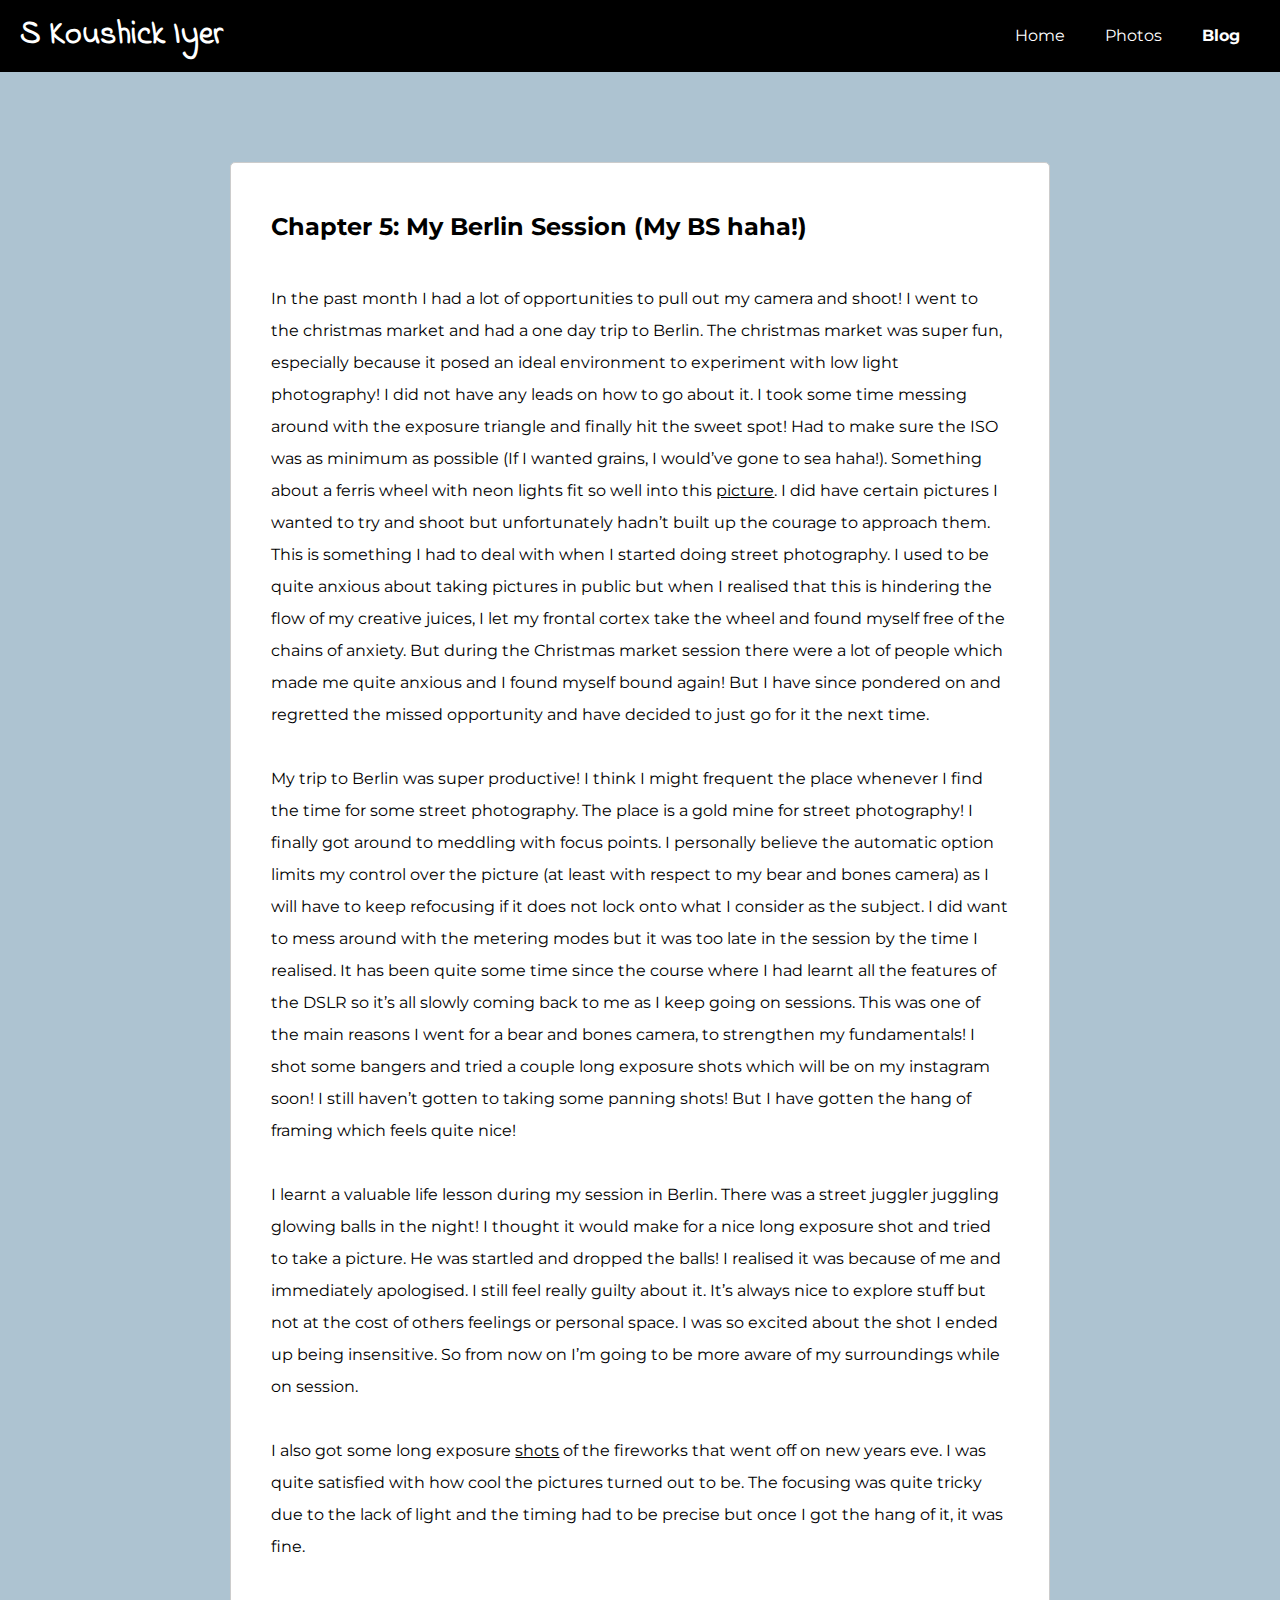
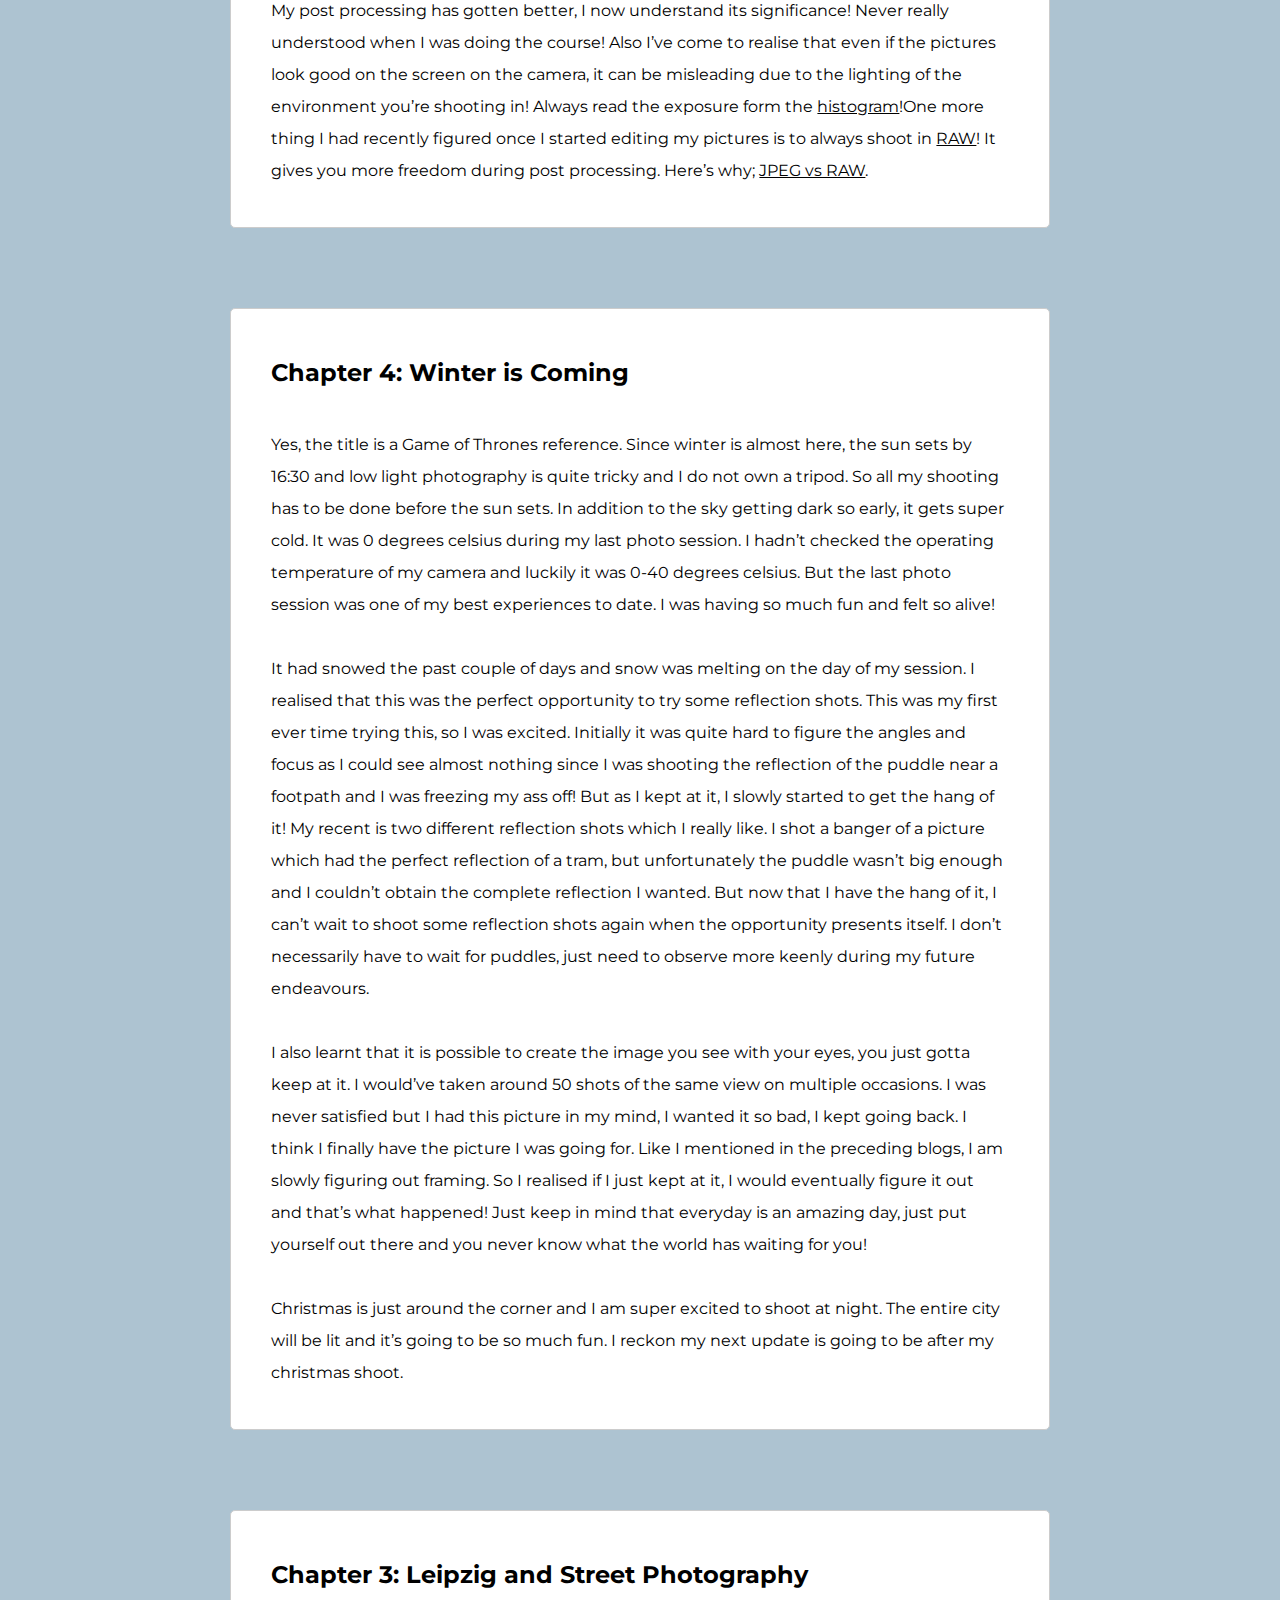
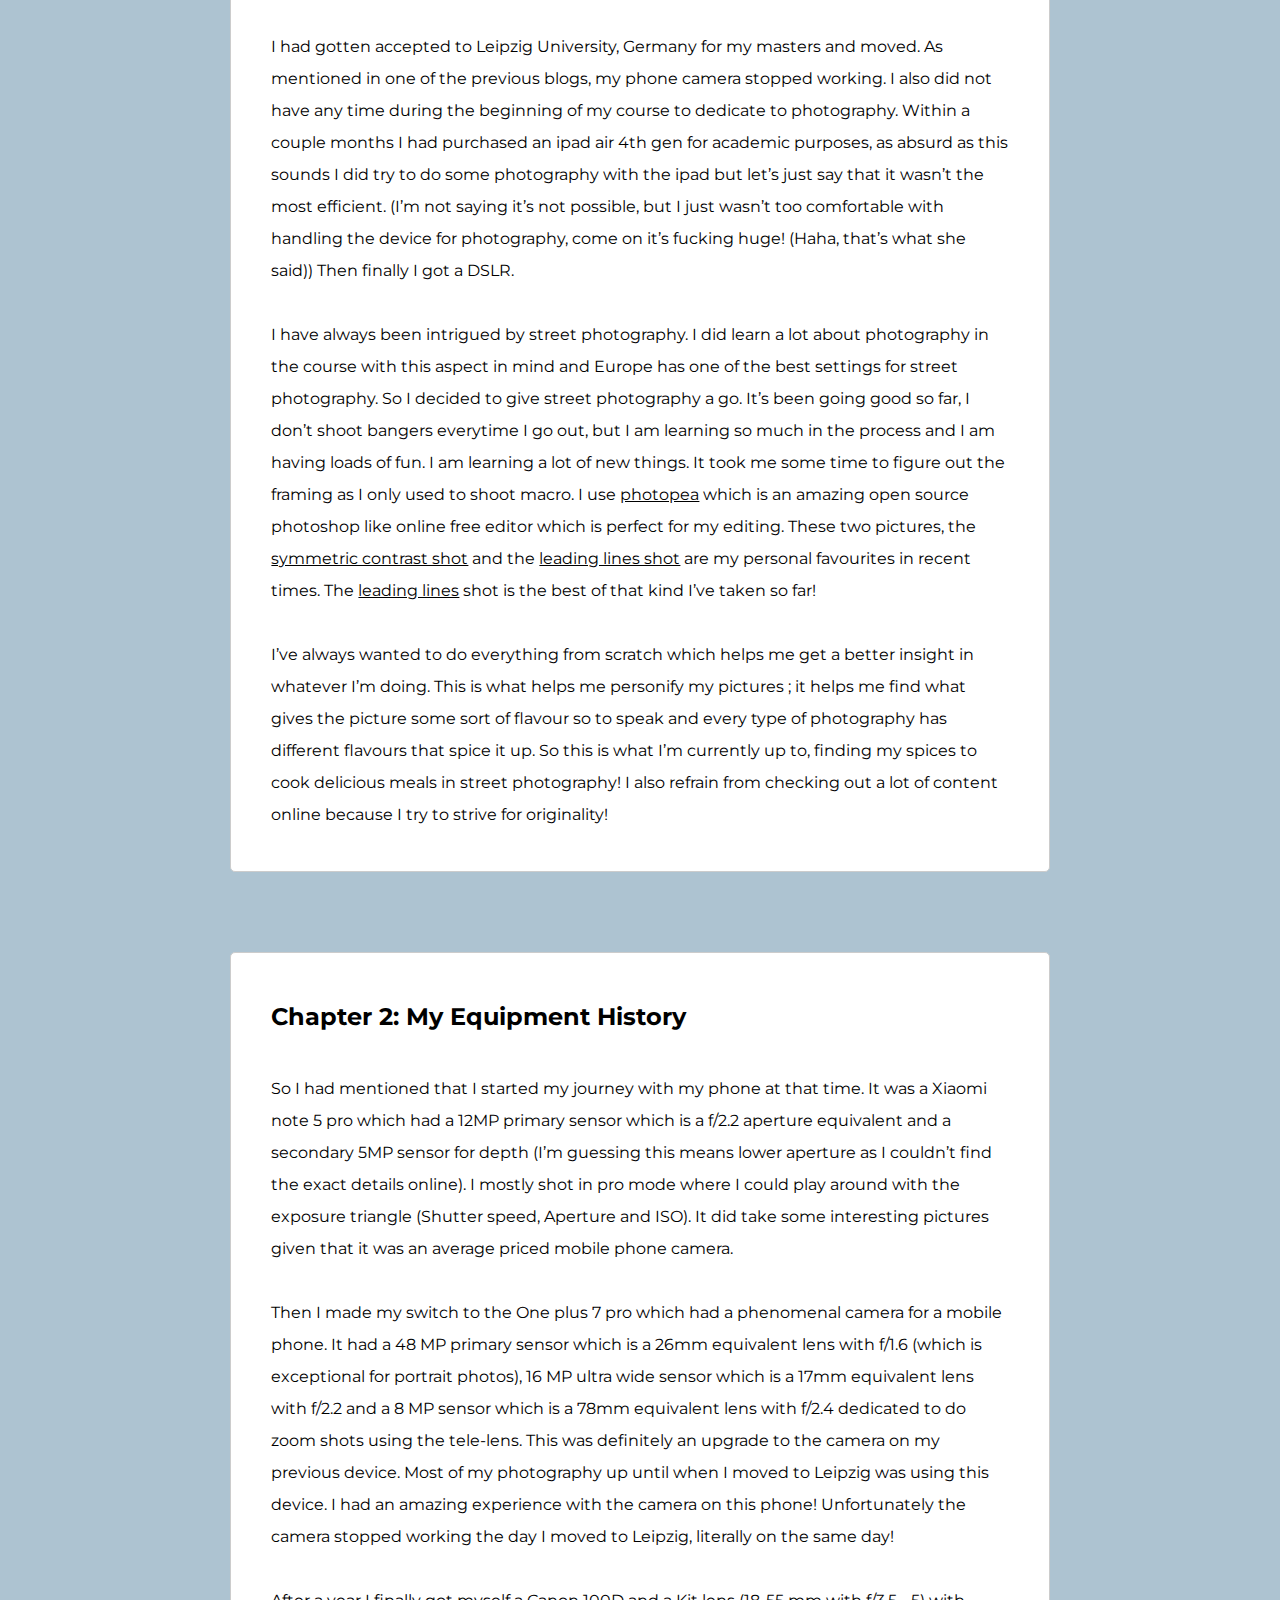
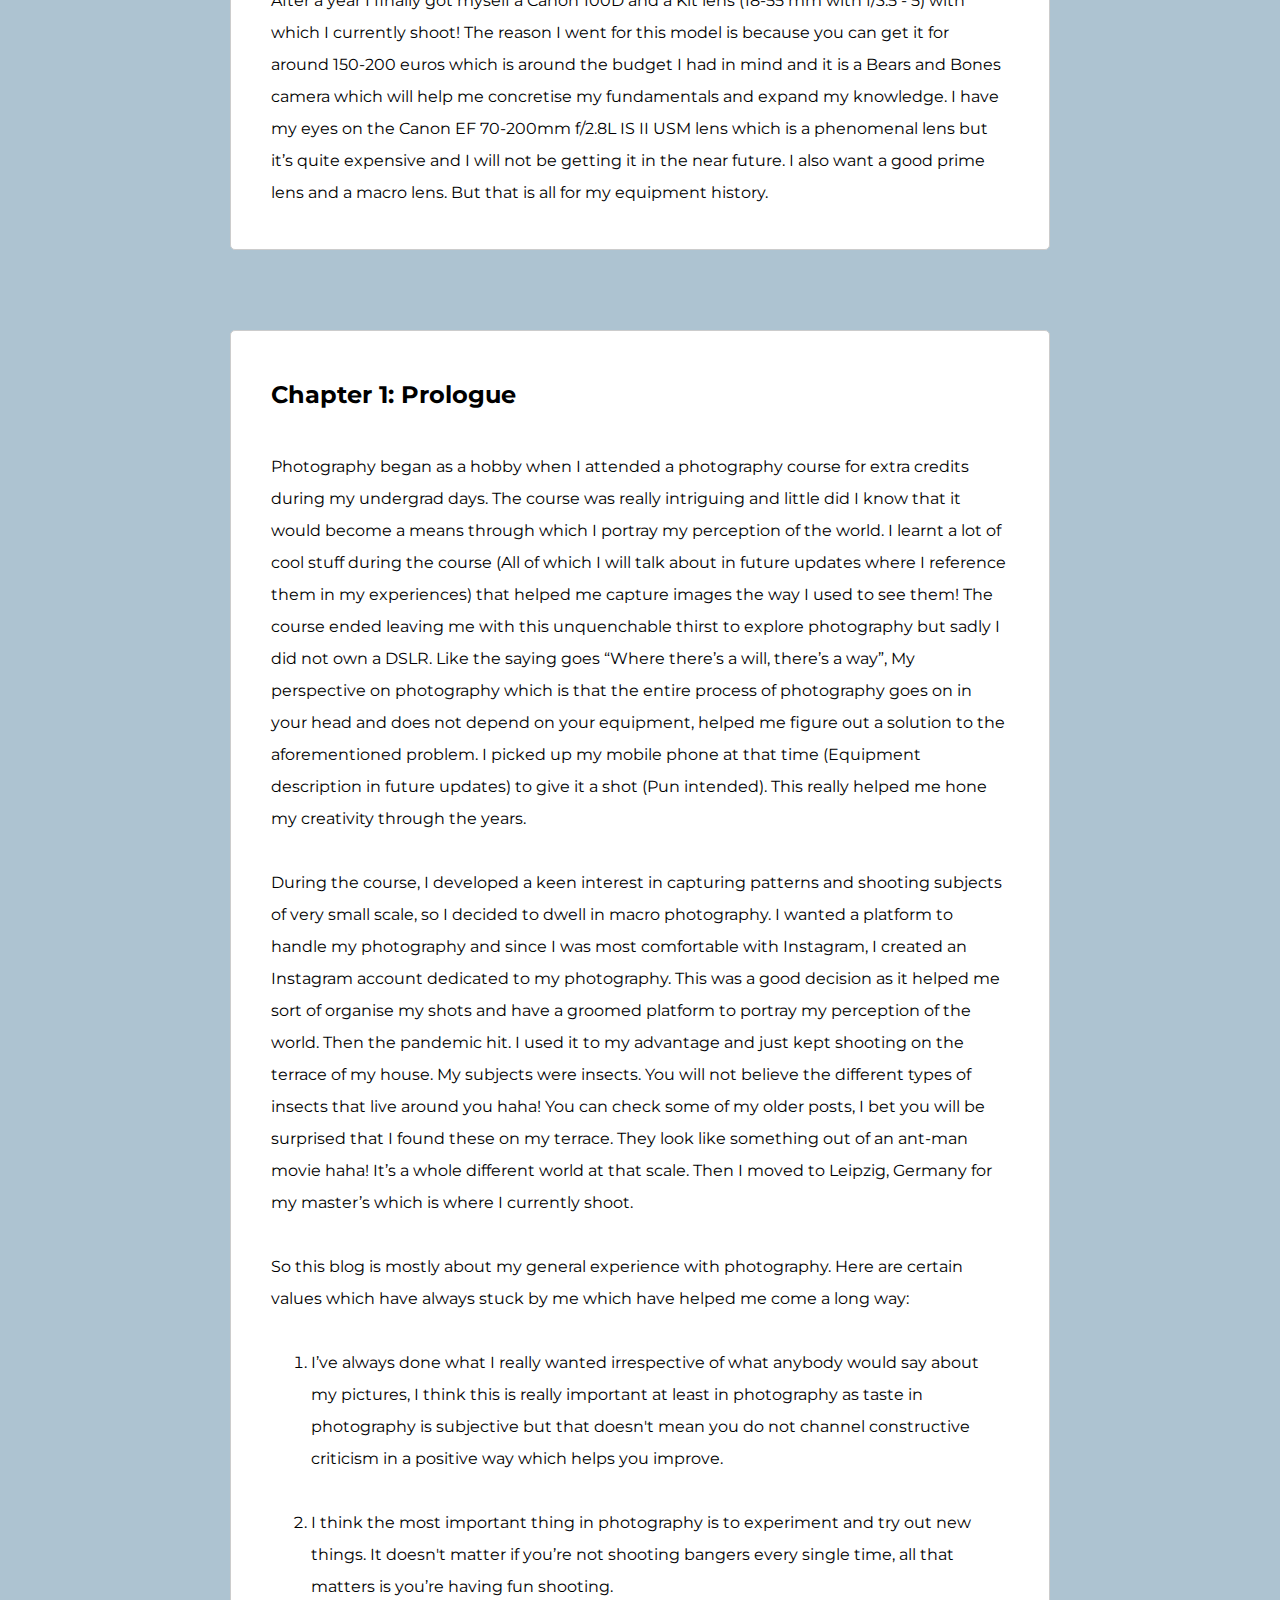
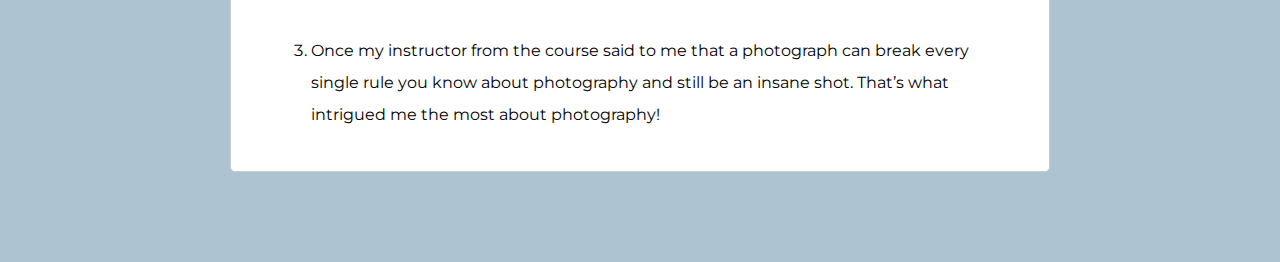
<file: blog.html>
<!DOCTYPE html>
<html lang='en' dir='ltr'>
  <head>
    <meta charset='utf-8'>
    <meta name='viewport' content='width=device-width, initial-scale=1'>
    <title>Blog - S Koushick Iyer</title>

    <link rel='preconnect' href='https://fonts.googleapis.com'>
    <link rel='preconnect' href='https://fonts.gstatic.com' crossorigin>
    <link rel='stylesheet' href='https://fonts.googleapis.com/css2?family=Montserrat&display=swap'>
    <link rel='stylesheet' href='https://fonts.googleapis.com/css2?family=Indie+Flower&display=swap'>
    <link rel='stylesheet' href='static/style.css' type='text/css'>

    <meta name='twitter:card' content='summary'>
    <meta name='og:title' content='Blog - S Koushick Iyer'>
    <meta name='og:description' content='Witness my journey in photography.'>
    <meta name='og:url' content='https://koushickiyer.github.io/blog.html'>
  </head>
  <body>
    <header>
      <h1><a href='/'>S Koushick Iyer</a></h1>
      <nav>
        <ul>
          <li><a href='/'>Home</a></li>
          <li><a href='photos.html'>Photos</a></li>
          <li><a href='blog.html' class='active'>Blog</a></li>
        </ul>
      </nav>
    </header>
    <main class='blog'>
      <article>
        <h2>Chapter 5: My Berlin Session (My BS haha!)</h2><br>
        <p>
           In the past month I had a lot of opportunities to pull out my camera and shoot! I went to the christmas market and had a one day trip to Berlin. The christmas market was super fun, especially because it posed an ideal environment to experiment with low light photography! I did not have any leads on how to go about it. I took some time messing around with the exposure triangle and finally hit the sweet spot! Had to make sure the ISO was as minimum as possible (If I wanted grains, I would’ve gone to sea haha!). Something about a ferris wheel with neon lights fit so well into this <a href='https://www.instagram.com/p/CmfRbNbDnd7/' target="_blank">picture</a>. I did have certain pictures I wanted to try and shoot but unfortunately hadn’t built up the courage to approach them. This is something I had to deal with when I started doing street photography. I used to be quite anxious about taking pictures in public but when I realised that this is hindering the flow of my creative juices, I let my frontal cortex take the wheel and found myself free of the chains of anxiety. But during the Christmas market session  there were a lot of people which made me quite anxious and I found myself bound again! But I have since pondered on and regretted the missed opportunity and have decided to just go for it the next time.
           <br><br>
           My trip to Berlin was super productive! I think I might frequent the place whenever I find the time for some street photography. The place is a gold mine for street photography! I finally got around to meddling with focus points. I personally believe the automatic option limits my control over the picture (at least with respect to my bear and bones camera) as I will have to keep refocusing if it does not lock onto what I consider as the subject. I did want to mess around with the metering modes but it was too late in the session by the time I realised. It has been quite some time since the course where I had learnt all the features of the DSLR so it’s all slowly coming back to me as I keep going on sessions. This was one of the main reasons I went for a bear and bones camera, to strengthen my fundamentals! I shot some bangers and tried a couple long exposure shots which will be on my instagram soon! I still haven’t gotten to taking some panning shots! But I have gotten the hang of framing which feels quite nice!
           <br><br>
           I learnt a valuable life lesson during my session in Berlin. There was a street juggler juggling glowing balls in the night! I thought it would make for a nice long exposure shot and tried to take a picture. He was startled and dropped the balls! I realised it was because of me and immediately apologised. I still feel really guilty about it. It’s always nice to explore stuff but not at the cost of others feelings or personal space. I was so excited about the shot I ended up being insensitive. So from now on I’m going to be more aware of my surroundings while on session.
           <br><br>
           I also got some long exposure <a href='https://www.instagram.com/p/Cm4rFR4Drla/' target="_blank">shots</a> of the fireworks that went off on new years eve. I was quite satisfied with how cool the pictures turned out to be. The focusing was quite tricky due to the lack of light and the timing had to be precise but once I got the hang of it, it was fine.
           <br><br>
           My post processing has gotten better, I now understand its significance! Never really understood when I was doing the course! Also I’ve come to realise that even if the pictures look good on the screen on the camera, it can be misleading due to the lighting of the environment you’re shooting in! Always read the exposure form the <a href='https://www.adobe.com/creativecloud/photography/discover/how-to-read-a-histogram.html' target="_blank">histogram</a>!One more thing I had recently figured once I started editing my pictures is to always shoot in <a href='https://en.wikipedia.org/wiki/Raw_image_format' target="_blank">RAW</a>! It gives you more freedom during post processing. Here’s why; <a href=' https://www.adobe.com/creativecloud/file-types/image/comparison/jpeg-vs-raw.html#:~:text=The%20main%20difference%20between%20any,digital%20camera%27s%20sensors%2C%20completely%20uncompressed.' target="_blank">JPEG vs RAW</a>.

        </p>
      </article>
      <article>
        <h2>Chapter 4: Winter is Coming</h2><br>
        <p>
          Yes, the title is a Game of Thrones reference. Since winter is almost here, the sun sets by 16:30 and low light photography is quite tricky and I do not own a tripod. So all my shooting has to be done before the sun sets. In addition to the sky getting dark so early, it gets super cold. It was 0 degrees celsius during my last photo session. I hadn’t checked the operating temperature of my camera and luckily it was 0-40 degrees celsius. But the last photo session was one of my best experiences to date. I was having so much fun and felt so alive!
          <br><br>
          It had snowed the past couple of days and snow was melting on the day of my session. I realised that  this was the perfect opportunity to try some reflection shots. This was my first ever time trying this, so I was excited. Initially it was quite hard to figure the angles and focus as I could see almost nothing since I was shooting the reflection of the puddle near a footpath and I was freezing my ass off! But as I kept at it, I slowly started to get the hang of it! My recent is two different reflection shots which I really like. I shot a banger of a picture which had the perfect reflection of a tram, but unfortunately the puddle wasn’t big enough and I couldn’t obtain the complete reflection I wanted. But now that I have the hang of it, I can’t wait to shoot some reflection shots again when the opportunity presents itself. I don’t necessarily have to wait for puddles, just need to observe more keenly during my future endeavours.
          <br><br>
          I also learnt that it is possible to create the image you see with your eyes, you just gotta keep at it. I would’ve taken around 50 shots of the same view on multiple occasions. I was never satisfied but I had this picture in my mind, I wanted it so bad, I kept going back. I think I finally have the picture I was going for. Like I mentioned in the preceding blogs, I am slowly figuring out framing. So I realised if I just kept at it, I would eventually figure it out and that’s what happened! Just keep in mind that everyday is an amazing day, just put yourself out there and you never know what the world has waiting for you!
          <br><br>
          Christmas is just around the corner and I am super excited to shoot at night. The entire city will be lit and it’s going to be so much fun. I reckon my next update is going to be after my christmas shoot.
        </p>
      </article>
      <article>
        <h2>Chapter 3: Leipzig and Street Photography</h2><br>
        <p>
          I had gotten accepted to Leipzig University, Germany for my masters and moved. As mentioned in one of the previous blogs, my phone camera stopped working. I also did not have any time during the beginning of my course to dedicate to photography. Within a couple months I had purchased an ipad air 4th gen for academic purposes, as absurd as this sounds I did try to do some photography with the ipad but let’s just say that it wasn’t the most efficient. (I’m not saying it’s not possible, but I just wasn’t too comfortable with handling the device for photography, come on it’s fucking huge! (Haha, that’s what she said)) Then finally I got a DSLR.
          <br><br>
          I have always been intrigued by street photography. I did learn a lot about photography in the course with this aspect in mind and Europe has one of the best settings for street photography. So I decided to give street photography a go. It’s been going good so far, I don’t shoot bangers everytime I go out, but I am learning so much in the process and I am having loads of fun. I am learning a lot of new things. It took me some time to figure out the framing as I only used to shoot macro. I use <a href='https://www.photopea.com/?utm_source=homescreen' target='_blank'>photopea</a> which is an amazing open source photoshop like online free editor which is perfect for my editing. These two pictures, the <a href='https://www.instagram.com/p/CkyWUPGjvMo/' target='_blank'>symmetric contrast shot</a> and the <a href='https://www.instagram.com/p/Ck85vTxj2kS/' target='_blank'>leading lines shot</a> are my personal favourites in recent times. The <a href='https://www.adobe.com/creativecloud/photography/discover/leading-lines-photography.html' target='_blank'>leading lines</a> shot is the best of that kind I’ve taken so far!
          <br><br>
          I’ve always wanted to do everything from scratch which helps me get a better insight in whatever I’m doing. This is what helps me personify my pictures ; it helps me find what gives the picture some sort of flavour so to speak and every type of photography has different flavours that spice it up. So this is what I’m currently up to, finding my spices to cook delicious meals in street photography! I also refrain from checking out a lot of content online because I try to strive for originality!
        </p>
      </article>
      <article>
        <h2>Chapter 2: My Equipment History</h2><br>
        <p>
          So I had mentioned that I started my journey with my phone at that time. It was a Xiaomi note 5 pro which had a 12MP primary sensor which is a  f/2.2 aperture equivalent and a secondary 5MP sensor for depth (I’m guessing this means lower aperture as I couldn’t find the exact details online). I mostly shot in pro mode where I could play around with the exposure triangle (Shutter speed, Aperture and ISO). It did take some interesting pictures given that it was an average priced mobile phone camera.
          <br><br>
          Then I made my switch to the One plus 7 pro which had a phenomenal camera for a mobile phone. It had a 48 MP primary sensor which is a 26mm equivalent lens with f/1.6 (which is exceptional for portrait photos), 16 MP ultra wide sensor which is a 17mm equivalent lens with f/2.2 and a 8 MP sensor which is a 78mm equivalent lens with f/2.4 dedicated to do zoom shots using the tele-lens. This was definitely an upgrade to the camera on my previous device. Most of my photography up until when I moved to Leipzig was using this device. I had an amazing experience with the camera on this phone! Unfortunately the camera stopped working the day I moved to Leipzig, literally on the same day!
          <br><br>
          After a year I finally got myself a Canon 100D and a Kit lens (18-55 mm with f/3.5 - 5) with which I currently shoot! The reason I went for this model is because you can get it for around 150-200 euros which is around the budget I had in mind and it is a Bears and Bones camera which will help me concretise my fundamentals and expand my knowledge. I have my eyes on the Canon EF 70-200mm f/2.8L IS II USM lens which is a phenomenal lens but it’s quite expensive and I will not be getting it in the near future. I also want a good prime lens and a macro lens. But that is all for my equipment history.
        </p>
      </article>
      <article>
        <h2>Chapter 1: Prologue</h2><br>
        <p>
          Photography began as a hobby when I attended a photography course for extra credits during my undergrad days. The course was really intriguing and little did I know that it would become a means through which I portray my perception of the world. I learnt a lot of cool stuff during the course (All of which I will talk about in future updates where I reference them in my experiences) that helped me capture images the way I used to see them! The course ended leaving me with this unquenchable thirst to explore photography but sadly I did not own a DSLR. Like the saying goes “Where there’s a will, there’s a way”, My perspective on photography which is that the entire process of photography goes on in your head and does not depend on your equipment, helped me figure out a solution to the aforementioned problem. I picked up my mobile phone at that time (Equipment description in future updates) to give it a shot (Pun intended). This really helped me hone my creativity through the years.
          <br><br>
          During the course, I developed a keen interest in capturing patterns and shooting subjects of very small scale, so I decided to dwell in macro photography. I wanted a platform to handle my photography and since I was most comfortable with Instagram, I created an Instagram account dedicated to my photography. This was a good decision as it helped me sort of organise my shots and have a groomed platform to portray my perception of the world. Then the pandemic hit. I used it to my advantage and just kept shooting on the terrace of my house. My subjects were insects. You will not believe the different types of insects that live around you haha! You can check some of my older posts, I bet you will be surprised that I found these on my terrace. They look like something out of an ant-man movie haha! It’s a whole different world at that scale. Then I moved to Leipzig, Germany for my master’s which is where I currently shoot.
          <br><br>
          So this blog is mostly about my general experience with photography. Here are certain values which have always stuck by me which have helped me come a long way:
          <br><br>
          <ol>
            <li>I’ve always done what I really wanted irrespective of what anybody would say about my pictures, I think this is really important at least in photography as taste in photography is subjective but that doesn't mean you do not channel constructive criticism in a positive way which helps you improve.</li>
            <br>
            <li>I think the most important thing in photography is to experiment and try out new things. It doesn't matter if you’re not shooting bangers every single time, all that matters is you’re having fun shooting.</li>
            <br>
            <li>Once my instructor from the course said to me that a photograph can break every single rule you know about photography and still be an insane shot. That’s what intrigued me the most about photography!</li>
          </ol>
        </p>
      </article>
    </main>
  </body>
</html>
</file>
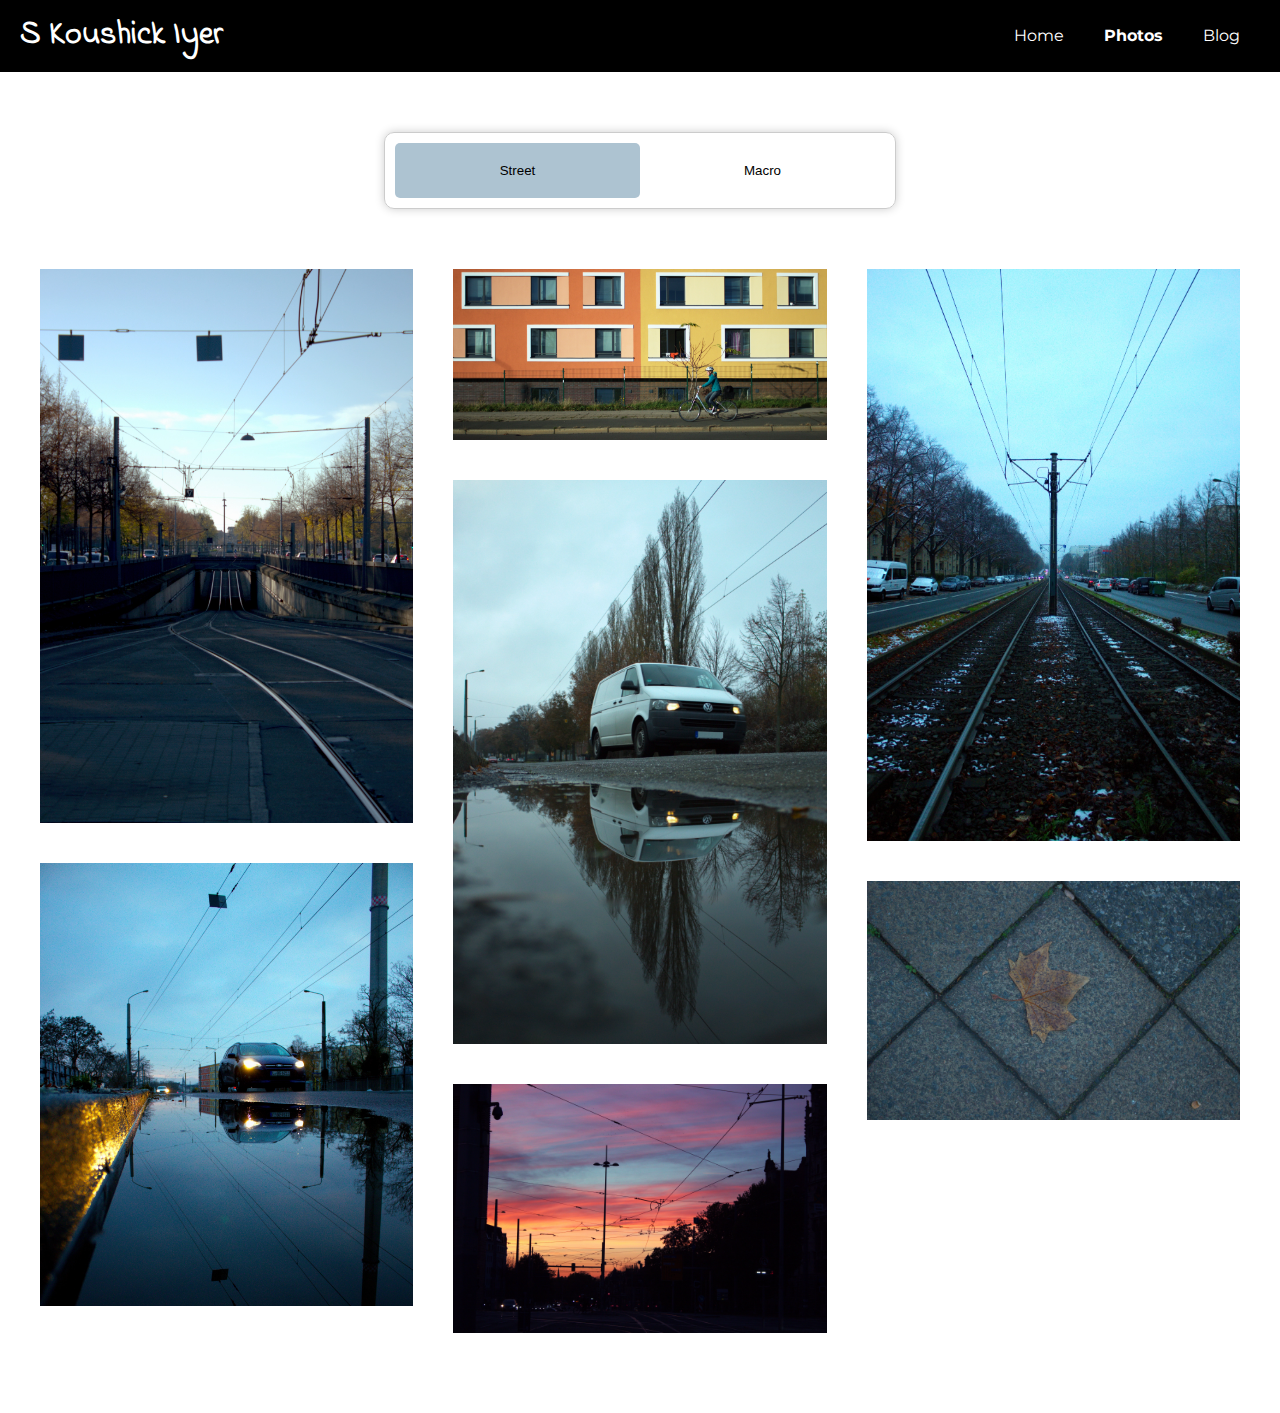
<file: photos.html>
<!DOCTYPE html>
<html lang='en' dir='ltr'>
  <head>
    <meta charset='utf-8'>
    <meta name='viewport' content='width=device-width, initial-scale=1'>
    <title>Photos - S Koushick Iyer</title>

    <link rel='preconnect' href='https://fonts.googleapis.com'>
    <link rel='preconnect' href='https://fonts.gstatic.com' crossorigin>
    <link rel='stylesheet' href='https://fonts.googleapis.com/css2?family=Montserrat&display=swap'>
    <link rel='stylesheet' href='https://fonts.googleapis.com/css2?family=Indie+Flower&display=swap'>
    <link rel='stylesheet' href='static/style.css' type='text/css'>
    <script defer src='static/main.js' type='text/javascript'></script>

    <meta name='twitter:card' content='summary'>
    <meta name='og:title' content='Photos - S Koushick Iyer'>
    <meta name='og:description' content='Witness my journey in photography.'>
    <meta name='og:url' content='https://koushickiyer.github.io/photos.html'>
  </head>
  <body>
    <header>
      <h1><a href='/'>S Koushick Iyer</a></h1>
      <nav>
        <ul>
          <li><a href='/'>Home</a></li>
          <li><a href='photos.html' class='active'>Photos</a></li>
          <li><a href='blog.html'>Blog</a></li>
        </ul>
      </nav>
    </header>
    <main class='photos'>
      <div class='subnav'>
        <button type='button' value='s' id='active'>Street</button>
        <button type='button' value='m'>Macro</button>
      </div>
      <section>
        <div class='column'></div>
        <div class='column'></div>
        <div class='column'></div>
      </section>
    </main>
  </body>
</html>
</file>
<file: static/style.css>
* {
  margin: 0;
  padding: 0;
  box-sizing: border-box;
}

html {
  height: 100vh;
  overflow: hidden scroll;
}

body {
  background-color: #fff;
  font-size: 16px;
  font-family: Montserrat, sans-serif;
  line-height: 2;
}

a {
  color: inherit;
  text-decoration: none;
}

header {
  width: 100%;
  height: 16vh;
  display: flex;
  flex-direction: column;
  justify-content: center;
  align-items: center;
  color: #fff;
  background-color: #000;
  position: fixed;
  z-index: 1;
}

h1 {
  font-family: 'Indie Flower';
}

h1 a {
  padding: 10px 20px;
}

nav ul {
  list-style-type: none;
  display: flex;
  margin: 0 20px;
}

nav a {
  padding: 10px 20px;
}

nav a.active {
  font-weight: bold;
  pointer-events: none;
  cursor: default;
}

main {
  position: relative;
  top: 16vh;
  width: 100%;
}

main a {
  text-decoration: underline;
}

@media screen and (min-width: 768px) {
  header {
    height: 15vh;
  }

  main {
    top: 15vh;
  }
}

@media screen and (min-width: 1024px) {
  header {
    flex-direction: row;
    justify-content: space-between;
    height: 8vh;
  }

  main {
    top: 8vh;
  }
}

/* HOME */

#banner {
  width: 100%;
  height: auto;
}

header.home {
  height: 20vh;
  flex-direction: column;
  justify-content: space-evenly;
  color: #000;
  background-color: #fff;
  position: static;
}

header.home nav a:hover {
  background-color: #adc3d1;
  border-radius: 5px;
  transition: 400ms;
}

main.home {
  top: 0;
  display: flex;
  flex-direction: column;
  justify-content: start;
  align-items: center;
  padding: 20px;
}

main.home article {
  border-top: #ccc solid 1px;
  max-width: 90vw;
  padding: 20px 0;
}

main.home p.license {
  display: flex;
  flex-direction: column;
  align-items: center;
  font-size: 12px;
  text-transform: uppercase;
}

/* #ski {
  width: 400px;
  height: auto;
} */

@media screen and (min-width: 768px) {
  header.home {
    height: 12vh;
  }

  main.home article {
    padding: 40px;
  }
}

@media screen and (min-width: 1024px) {
  header.home {
    height: 20vh;
  }

  main.home article {
    max-width: 60vw;
  }
}

/* PHOTOS */

main.photos {
  padding: 20px 0;
}

main.photos div.subnav {
  width: 80vw;
  margin: 10px auto;
  padding: 10px;
  display: flex;
  justify-content: center;
  align-items: center;
  border: #ccc solid 1px;
  border-radius: 10px;
  box-shadow: 0 0 10px #ccc;
}

main.photos button {
  width: 50%;
  padding: 10px;
  color: #000;
  background-color: #fff;
  border: none;
  border-radius: 5px;
  cursor: pointer;
}

main.photos button#active {
  cursor: default;
  background-color: #adc3d1;
}

main.photos section {
  display: grid;
  grid-template-columns: 1fr;
  grid-gap: 0;
  padding: 20px;
  background-color: #fff;
}

main.photos div.column {
  display: flex;
  flex-direction: column;
}

main.photos img {
  width: 100%;
  height: auto;
  background-color: #ccc;
  margin: 10px 0;
}

@media screen and (min-width: 768px) {
  main.photos section {
    padding: 20px 0;
  }

  main.photos img {
    width: 60%;
    margin: 20px auto;
  }
}

@media screen and (min-width: 1024px) {
  main.photos {
    padding: 40px 0;
  }

  main.photos div.subnav {
    max-width: 40vw;
    margin: 20px auto;
    padding: 10px;
  }

  main.photos button {
    padding: 20px;
  }

  main.photos section {
    grid-template-columns: repeat(3, 1fr);
    grid-gap: 40px;
    padding: 20px 40px;
  }

  main.photos img {
    width: 100%;
  }
}

/* BLOG */

main.blog {
  display: flex;
  flex-direction: column;
  align-items: center;
  padding: 0;
  background-color: #adc3d1;
}

main.blog article {
  max-width: 90vw;
  margin: 40px 0;
  padding: 20px;
  border: #ccc solid 1px;
  border-radius: 5px;
  background-color: #fff;
}

main.blog h2 {
  font-size: 20px;
}

main.blog ol {
  margin-left: 40px;
}

@media screen and (min-width: 1024px) {
  main.blog h2 {
    font-size: 24px;
  }

  main.blog {
    padding: 50px 0;
  }

  main.blog article {
    max-width: 64vw;
    padding: 40px;
  }
}
</file>
